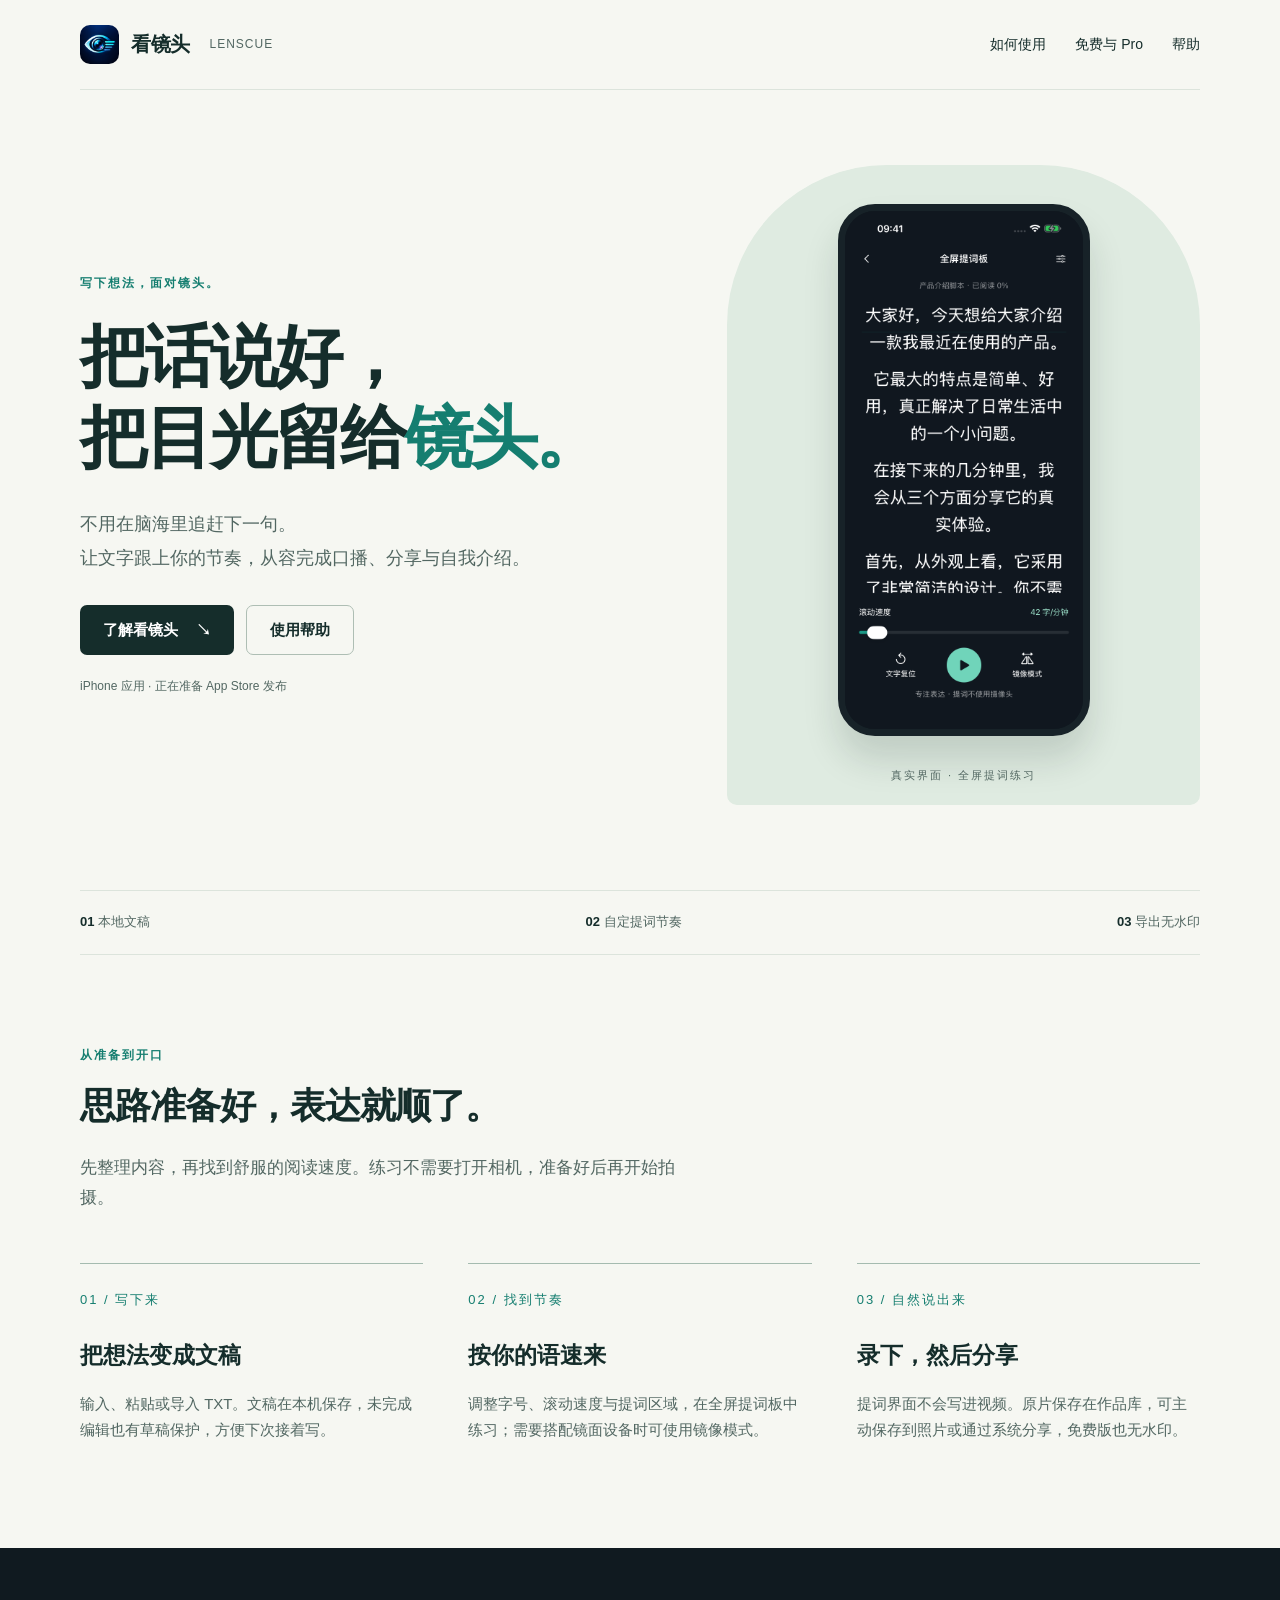
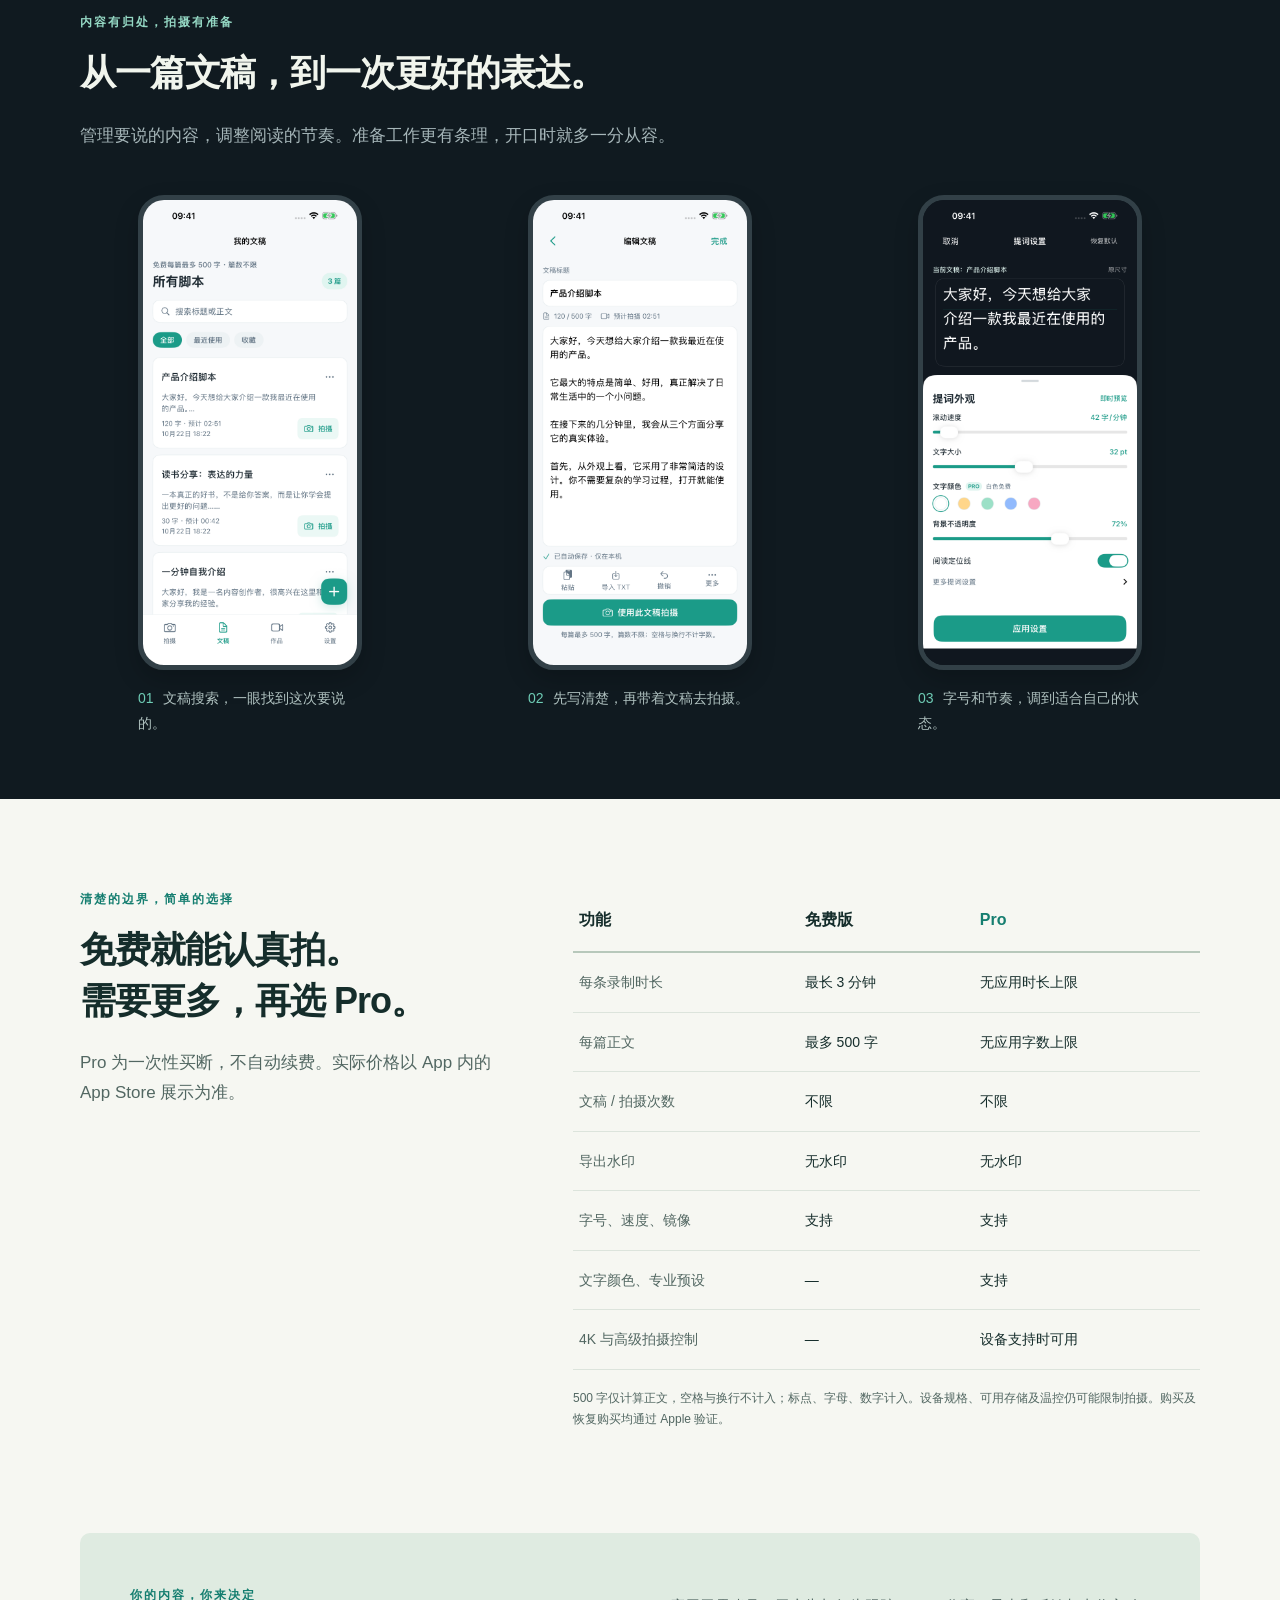
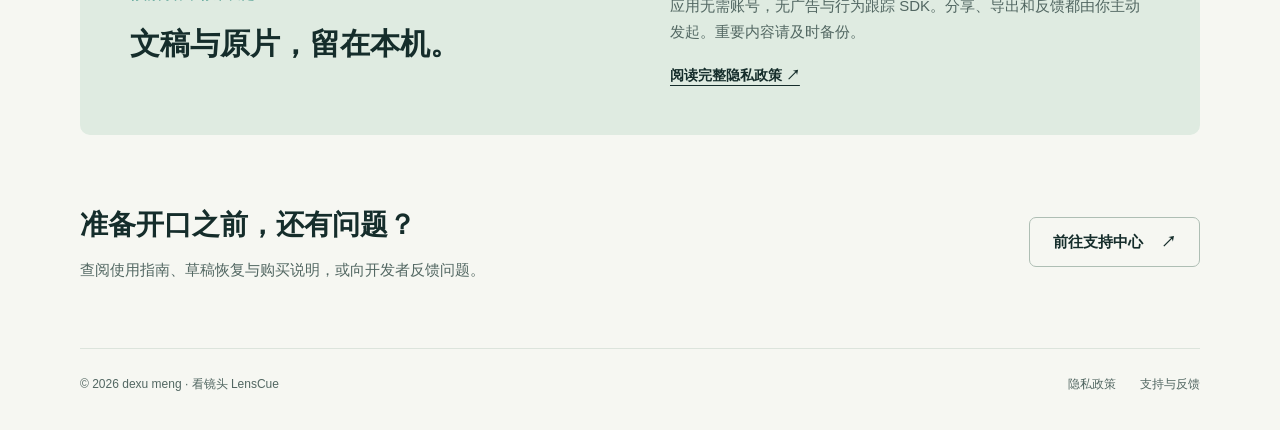
<file: index.html>
<!doctype html><html lang="zh-CN"><head><meta charset="utf-8"><meta name="viewport" content="width=device-width,initial-scale=1"><meta name="description" content="看镜头是一款本地提词与自拍视频工具。可调字号和速度、全屏练习、文稿管理，免费导出无水印。"><meta name="theme-color" content="#f6f7f2"><title>看镜头 · 把话说好，把目光留给镜头</title><link rel="icon" href="assets/logo-eye.png"><link rel="stylesheet" href="styles.css"></head><body><a class="skip" href="#main">跳到正文</a><main id="main"><div class="wrap"><nav class="site-nav" aria-label="主导航"><a class="brand" href="index.html"><img src="assets/logo-eye.png" alt="">看镜头 <small>LENSCUE</small></a><div class="links"><a class="optional" href="#workflow">如何使用</a><a href="#plans">免费与 Pro</a><a href="support.html">帮助</a></div></nav><div class="hero"><div><div class="eyebrow">写下想法，面对镜头。</div><h1>把话说好，<br>把目光留给<em>镜头。</em></h1><p>不用在脑海里追赶下一句。<br>让文字跟上你的节奏，从容完成口播、分享与自我介绍。</p><div class="actions"><a class="button" href="#workflow">了解看镜头 <span aria-hidden="true">↘</span></a><a class="button secondary" href="support.html">使用帮助</a></div><div class="release-note">iPhone 应用 · 正在准备 App Store 发布</div></div><div class="hero-visual"><div class="phone"><img src="assets/prompter.png" width="1320" height="2868" alt="看镜头真实应用界面：深色全屏提词板，文字与滚动速度控制"></div><div class="visual-note">真实界面 · 全屏提词练习</div></div></div><div class="index-line"><span><b>01</b> 本地文稿</span><span><b>02</b> 自定提词节奏</span><span><b>03</b> 导出无水印</span></div><section id="workflow"><div class="eyebrow">从准备到开口</div><h2 class="section-title">思路准备好，表达就顺了。</h2><p class="intro">先整理内容，再找到舒服的阅读速度。练习不需要打开相机，准备好后再开始拍摄。</p><div class="workflow"><article class="step"><span class="number">01 / 写下来</span><h3>把想法变成文稿</h3><p>输入、粘贴或导入 TXT。文稿在本机保存，未完成编辑也有草稿保护，方便下次接着写。</p></article><article class="step"><span class="number">02 / 找到节奏</span><h3>按你的语速来</h3><p>调整字号、滚动速度与提词区域，在全屏提词板中练习；需要搭配镜面设备时可使用镜像模式。</p></article><article class="step"><span class="number">03 / 自然说出来</span><h3>录下，然后分享</h3><p>提词界面不会写进视频。原片保存在作品库，可主动保存到照片或通过系统分享，免费版也无水印。</p></article></div></section></div><div class="showcase" id="interface"><div class="wrap"><div class="eyebrow">内容有归处，拍摄有准备</div><h2 class="section-title">从一篇文稿，到一次更好的表达。</h2><p class="intro">管理要说的内容，调整阅读的节奏。准备工作更有条理，开口时就多一分从容。</p><div class="screens"><figure class="screen"><img src="assets/scripts.png" loading="lazy" width="1320" height="2868" alt="我的文稿列表：搜索正文、查看字数与预计时长"><figcaption><span>01</span>文稿搜索，一眼找到这次要说的。</figcaption></figure><figure class="screen"><img src="assets/editor.png" loading="lazy" width="1320" height="2868" alt="文稿编辑页面：正文编辑和拍摄入口"><figcaption><span>02</span>先写清楚，再带着文稿去拍摄。</figcaption></figure><figure class="screen"><img src="assets/settings.png" loading="lazy" width="1320" height="2868" alt="提词设置页面：调节文字字号、行距与阅读样式"><figcaption><span>03</span>字号和节奏，调到适合自己的状态。</figcaption></figure></div></div></div><div class="wrap"><section id="plans" class="plans"><div><div class="eyebrow">清楚的边界，简单的选择</div><h2 class="section-title">免费就能认真拍。<br>需要更多，再选 Pro。</h2><p class="intro">Pro 为一次性买断，不自动续费。实际价格以 App 内的 App Store 展示为准。</p></div><div><table class="table"><caption class="skip">免费版与 Pro 权益对比</caption><thead><tr><th scope="col">功能</th><th scope="col">免费版</th><th scope="col">Pro</th></tr></thead><tbody><tr><td>每条录制时长</td><td>最长 3 分钟</td><td>无应用时长上限</td></tr><tr><td>每篇正文</td><td>最多 500 字</td><td>无应用字数上限</td></tr><tr><td>文稿 / 拍摄次数</td><td>不限</td><td>不限</td></tr><tr><td>导出水印</td><td>无水印</td><td>无水印</td></tr><tr><td>字号、速度、镜像</td><td>支持</td><td>支持</td></tr><tr><td>文字颜色、专业预设</td><td>—</td><td>支持</td></tr><tr><td>4K 与高级拍摄控制</td><td>—</td><td>设备支持时可用</td></tr></tbody></table><p class="fine">500 字仅计算正文，空格与换行不计入；标点、字母、数字计入。设备规格、可用存储及温控仍可能限制拍摄。购买及恢复购买均通过 Apple 验证。</p></div></section><aside class="privacy-band"><div><div class="eyebrow">你的内容，你来决定</div><h2>文稿与原片，留在本机。</h2></div><div><p>应用无需账号，无广告与行为跟踪 SDK。分享、导出和反馈都由你主动发起。重要内容请及时备份。</p><a href="privacy.html">阅读完整隐私政策 ↗</a></div></aside><div class="support"><div><h2>准备开口之前，还有问题？</h2><p>查阅使用指南、草稿恢复与购买说明，或向开发者反馈问题。</p></div><a class="button secondary" href="support.html">前往支持中心 <span aria-hidden="true">↗</span></a></div><footer class="footer"><span>© 2026 dexu meng · 看镜头 LensCue</span><div><a href="privacy.html">隐私政策</a><a href="support.html">支持与反馈</a></div></footer></div></main></body></html>
</file>
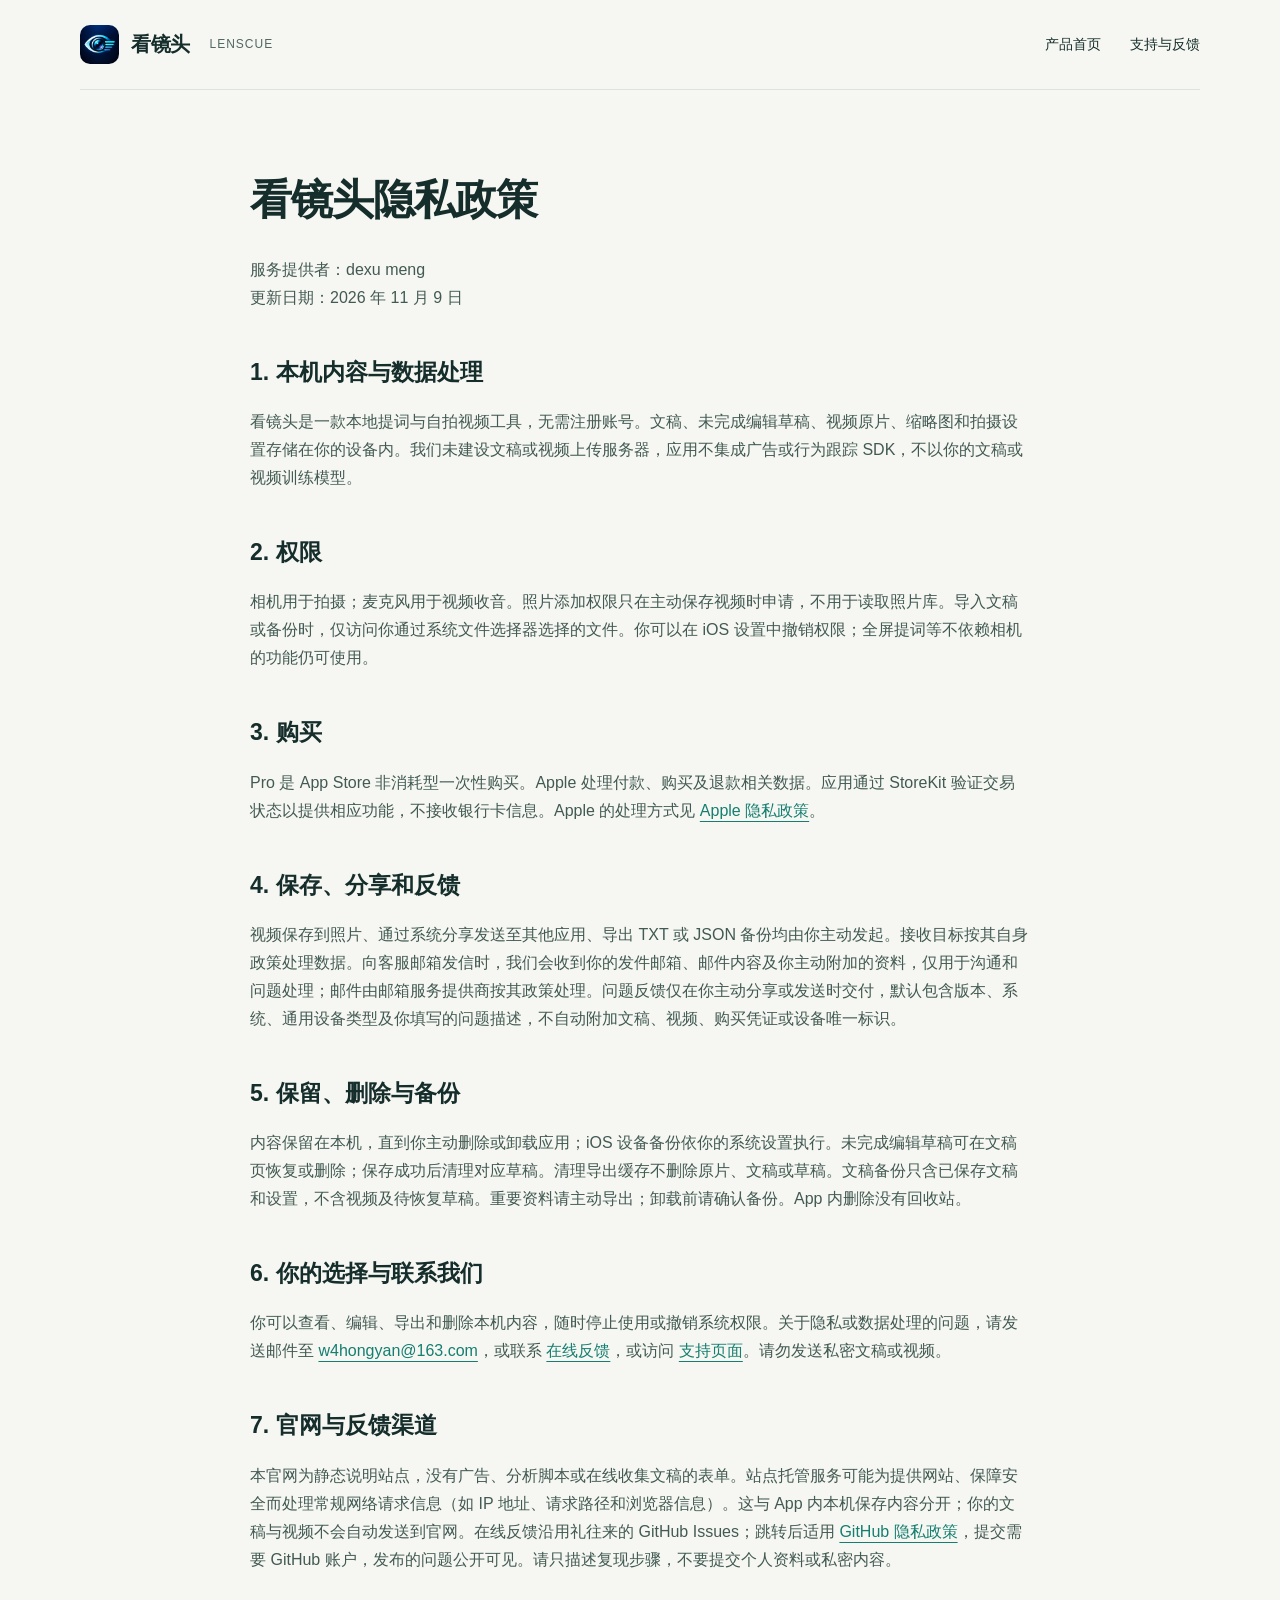
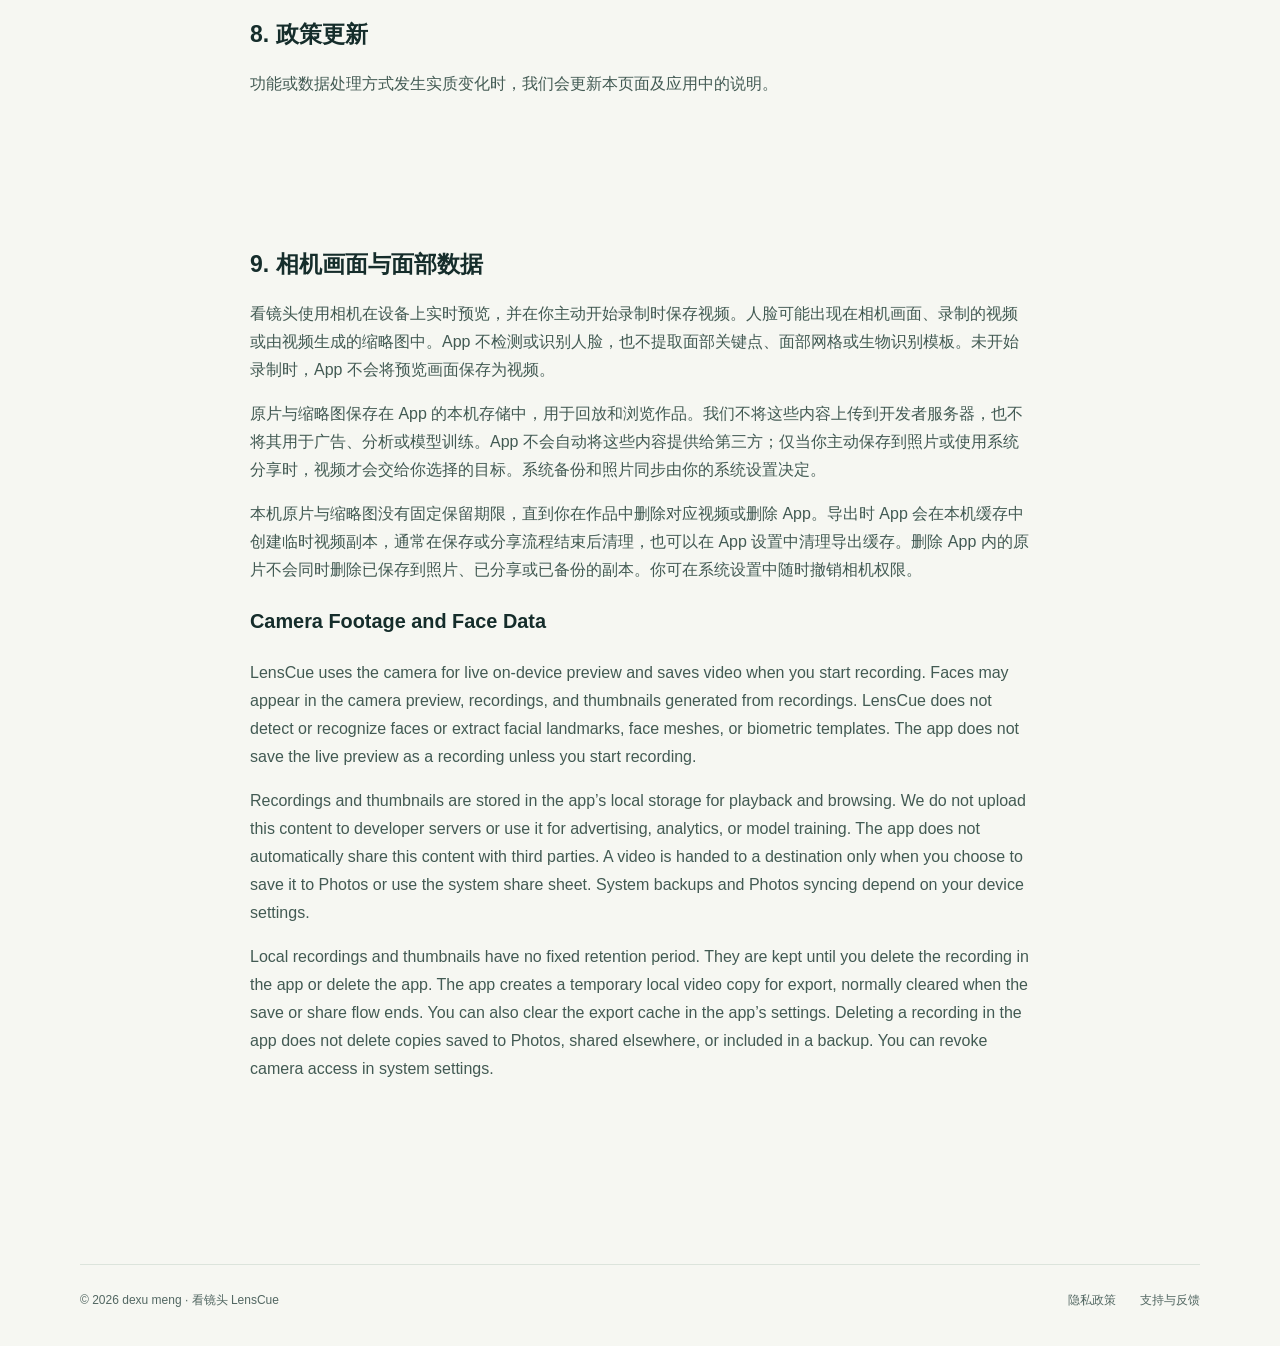
<file: privacy.html>
<!doctype html><html lang="zh-CN"><head><meta charset="utf-8"><meta name="viewport" content="width=device-width,initial-scale=1"><title>隐私政策 · 看镜头 LensCue</title><meta name="description" content="看镜头的隐私政策，了解本机数据、权限、购买及问题反馈。"><link rel="icon" href="assets/logo-eye.png"><link rel="stylesheet" href="styles.css"></head><body><a class="skip" href="#main">跳到正文</a><div class="wrap"><nav class="site-nav" aria-label="主导航"><a class="brand" href="index.html"><img src="assets/logo-eye.png" alt="">看镜头 <small>LENSCUE</small></a><div class="links"><a href="index.html">产品首页</a><a href="support.html">支持与反馈</a></div></nav><main id="main" class="legal"><h1>看镜头隐私政策</h1><p>服务提供者：dexu meng<br>更新日期：2026 年 11 月 9 日</p>
<h2>1. 本机内容与数据处理</h2><p>看镜头是一款本地提词与自拍视频工具，无需注册账号。文稿、未完成编辑草稿、视频原片、缩略图和拍摄设置存储在你的设备内。我们未建设文稿或视频上传服务器，应用不集成广告或行为跟踪 SDK，不以你的文稿或视频训练模型。</p>
<h2>2. 权限</h2><p>相机用于拍摄；麦克风用于视频收音。照片添加权限只在主动保存视频时申请，不用于读取照片库。导入文稿或备份时，仅访问你通过系统文件选择器选择的文件。你可以在 iOS 设置中撤销权限；全屏提词等不依赖相机的功能仍可使用。</p>
<h2>3. 购买</h2><p>Pro 是 App Store 非消耗型一次性购买。Apple 处理付款、购买及退款相关数据。应用通过 StoreKit 验证交易状态以提供相应功能，不接收银行卡信息。Apple 的处理方式见 <a href="https://www.apple.com/legal/privacy/">Apple 隐私政策</a>。</p>
<h2>4. 保存、分享和反馈</h2><p>视频保存到照片、通过系统分享发送至其他应用、导出 TXT 或 JSON 备份均由你主动发起。接收目标按其自身政策处理数据。向客服邮箱发信时，我们会收到你的发件邮箱、邮件内容及你主动附加的资料，仅用于沟通和问题处理；邮件由邮箱服务提供商按其政策处理。问题反馈仅在你主动分享或发送时交付，默认包含版本、系统、通用设备类型及你填写的问题描述，不自动附加文稿、视频、购买凭证或设备唯一标识。</p>
<h2>5. 保留、删除与备份</h2><p>内容保留在本机，直到你主动删除或卸载应用；iOS 设备备份依你的系统设置执行。未完成编辑草稿可在文稿页恢复或删除；保存成功后清理对应草稿。清理导出缓存不删除原片、文稿或草稿。文稿备份只含已保存文稿和设置，不含视频及待恢复草稿。重要资料请主动导出；卸载前请确认备份。App 内删除没有回收站。</p>
<h2>6. 你的选择与联系我们</h2><p>你可以查看、编辑、导出和删除本机内容，随时停止使用或撤销系统权限。关于隐私或数据处理的问题，请发送邮件至 <a href="mailto:w4hongyan@163.com">w4hongyan@163.com</a>，或联系 <a href="https://github.com/w4hongyan/LiWangLai/issues/new?title=%5B%E7%9C%8B%E9%95%9C%E5%A4%B4%5D%20">在线反馈</a>，或访问 <a href="support.html">支持页面</a>。请勿发送私密文稿或视频。</p>
<h2>7. 官网与反馈渠道</h2><p>本官网为静态说明站点，没有广告、分析脚本或在线收集文稿的表单。站点托管服务可能为提供网站、保障安全而处理常规网络请求信息（如 IP 地址、请求路径和浏览器信息）。这与 App 内本机保存内容分开；你的文稿与视频不会自动发送到官网。在线反馈沿用礼往来的 GitHub Issues；跳转后适用 <a href="https://docs.github.com/en/site-policy/privacy-policies/github-general-privacy-statement">GitHub 隐私政策</a>，提交需要 GitHub 账户，发布的问题公开可见。请只描述复现步骤，不要提交个人资料或私密内容。</p><h2>8. 政策更新</h2><p>功能或数据处理方式发生实质变化时，我们会更新本页面及应用中的说明。</p>
<section aria-labelledby="face-data"><h2 id="face-data">9. 相机画面与面部数据</h2>
<p>看镜头使用相机在设备上实时预览，并在你主动开始录制时保存视频。人脸可能出现在相机画面、录制的视频或由视频生成的缩略图中。App 不检测或识别人脸，也不提取面部关键点、面部网格或生物识别模板。未开始录制时，App 不会将预览画面保存为视频。</p>
<p>原片与缩略图保存在 App 的本机存储中，用于回放和浏览作品。我们不将这些内容上传到开发者服务器，也不将其用于广告、分析或模型训练。App 不会自动将这些内容提供给第三方；仅当你主动保存到照片或使用系统分享时，视频才会交给你选择的目标。系统备份和照片同步由你的系统设置决定。</p>
<p>本机原片与缩略图没有固定保留期限，直到你在作品中删除对应视频或删除 App。导出时 App 会在本机缓存中创建临时视频副本，通常在保存或分享流程结束后清理，也可以在 App 设置中清理导出缓存。删除 App 内的原片不会同时删除已保存到照片、已分享或已备份的副本。你可在系统设置中随时撤销相机权限。</p>
<div lang="en"><h3>Camera Footage and Face Data</h3>
<p>LensCue uses the camera for live on-device preview and saves video when you start recording. Faces may appear in the camera preview, recordings, and thumbnails generated from recordings. LensCue does not detect or recognize faces or extract facial landmarks, face meshes, or biometric templates. The app does not save the live preview as a recording unless you start recording.</p>
<p>Recordings and thumbnails are stored in the app’s local storage for playback and browsing. We do not upload this content to developer servers or use it for advertising, analytics, or model training. The app does not automatically share this content with third parties. A video is handed to a destination only when you choose to save it to Photos or use the system share sheet. System backups and Photos syncing depend on your device settings.</p>
<p>Local recordings and thumbnails have no fixed retention period. They are kept until you delete the recording in the app or delete the app. The app creates a temporary local video copy for export, normally cleared when the save or share flow ends. You can also clear the export cache in the app’s settings. Deleting a recording in the app does not delete copies saved to Photos, shared elsewhere, or included in a backup. You can revoke camera access in system settings.</p>
</div></section>
</main><footer class="footer"><span>© 2026 dexu meng · 看镜头 LensCue</span><div><a href="privacy.html">隐私政策</a><a href="support.html">支持与反馈</a></div></footer></div></body></html>
</file>
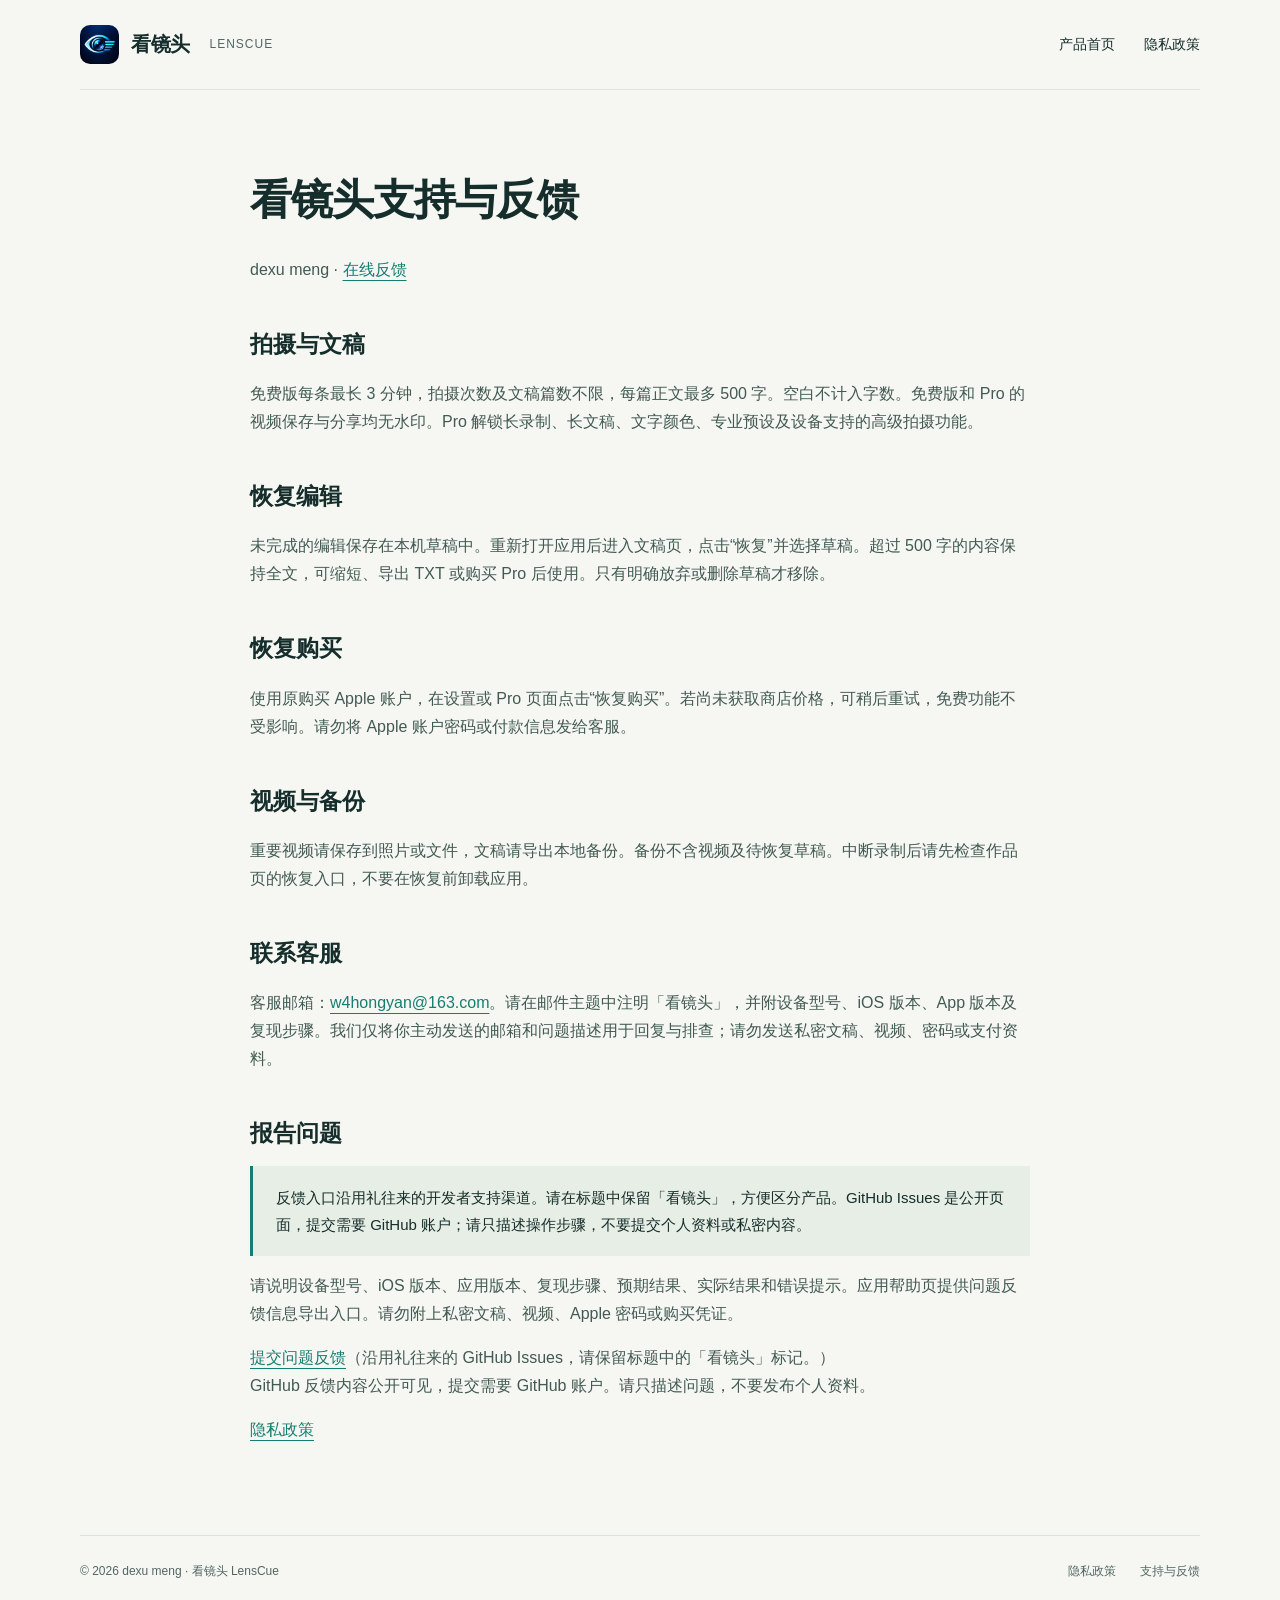
<file: support.html>
<!doctype html><html lang="zh-CN"><head><meta charset="utf-8"><meta name="viewport" content="width=device-width,initial-scale=1"><title>支持与反馈 · 看镜头 LensCue</title><meta name="description" content="看镜头的支持与反馈，了解本机数据、权限、购买及问题反馈。"><link rel="icon" href="assets/logo-eye.png"><link rel="stylesheet" href="styles.css"></head><body><a class="skip" href="#main">跳到正文</a><div class="wrap"><nav class="site-nav" aria-label="主导航"><a class="brand" href="index.html"><img src="assets/logo-eye.png" alt="">看镜头 <small>LENSCUE</small></a><div class="links"><a href="index.html">产品首页</a><a href="privacy.html">隐私政策</a></div></nav><main id="main" class="legal"><h1>看镜头支持与反馈</h1><p>dexu meng · <a href="https://github.com/w4hongyan/LiWangLai/issues/new?title=%5B%E7%9C%8B%E9%95%9C%E5%A4%B4%5D%20">在线反馈</a></p>
<h2>拍摄与文稿</h2><p>免费版每条最长 3 分钟，拍摄次数及文稿篇数不限，每篇正文最多 500 字。空白不计入字数。免费版和 Pro 的视频保存与分享均无水印。Pro 解锁长录制、长文稿、文字颜色、专业预设及设备支持的高级拍摄功能。</p>
<h2>恢复编辑</h2><p>未完成的编辑保存在本机草稿中。重新打开应用后进入文稿页，点击“恢复”并选择草稿。超过 500 字的内容保持全文，可缩短、导出 TXT 或购买 Pro 后使用。只有明确放弃或删除草稿才移除。</p>
<h2>恢复购买</h2><p>使用原购买 Apple 账户，在设置或 Pro 页面点击“恢复购买”。若尚未获取商店价格，可稍后重试，免费功能不受影响。请勿将 Apple 账户密码或付款信息发给客服。</p>
<h2>视频与备份</h2><p>重要视频请保存到照片或文件，文稿请导出本地备份。备份不含视频及待恢复草稿。中断录制后请先检查作品页的恢复入口，不要在恢复前卸载应用。</p>
<h2>联系客服</h2><p>客服邮箱：<a href="mailto:w4hongyan@163.com">w4hongyan@163.com</a>。请在邮件主题中注明「看镜头」，并附设备型号、iOS 版本、App 版本及复现步骤。我们仅将你主动发送的邮箱和问题描述用于回复与排查；请勿发送私密文稿、视频、密码或支付资料。</p><h2>报告问题</h2><div class="notice">反馈入口沿用礼往来的开发者支持渠道。请在标题中保留「看镜头」，方便区分产品。GitHub Issues 是公开页面，提交需要 GitHub 账户；请只描述操作步骤，不要提交个人资料或私密内容。</div><p>请说明设备型号、iOS 版本、应用版本、复现步骤、预期结果、实际结果和错误提示。应用帮助页提供问题反馈信息导出入口。请勿附上私密文稿、视频、Apple 密码或购买凭证。</p><p><a href="https://github.com/w4hongyan/LiWangLai/issues/new?title=%5B%E7%9C%8B%E9%95%9C%E5%A4%B4%5D%20">提交问题反馈</a>（沿用礼往来的 GitHub Issues，请保留标题中的「看镜头」标记。）<br>GitHub 反馈内容公开可见，提交需要 GitHub 账户。请只描述问题，不要发布个人资料。</p>
<p><a href="privacy.html">隐私政策</a></p></main><footer class="footer"><span>© 2026 dexu meng · 看镜头 LensCue</span><div><a href="privacy.html">隐私政策</a><a href="support.html">支持与反馈</a></div></footer></div></body></html>
</file>
<file: styles.css>
:root{--ink:#152d2b;--muted:#526762;--teal:#157e70;--mint:#c8f2e3;--paper:#f6f7f2;--line:#dce4dc;--night:#101a20}*{box-sizing:border-box}html{scroll-behavior:smooth;scroll-padding-top:90px}body{margin:0;background:var(--paper);color:var(--ink);font:17px/1.75 -apple-system,BlinkMacSystemFont,"Segoe UI","PingFang SC",sans-serif}a{color:inherit;text-underline-offset:5px}button,a{-webkit-tap-highlight-color:transparent}a:focus-visible,summary:focus-visible{outline:3px solid var(--teal);outline-offset:5px}img{display:block;max-width:100%;height:auto}.wrap{width:min(1120px,calc(100% - 64px));margin:auto}.site-nav{position:relative;z-index:2;display:flex;justify-content:space-between;align-items:center;gap:24px;padding:25px 0;border-bottom:1px solid var(--line)}.brand{display:flex;gap:12px;align-items:center;text-decoration:none;font-size:20px;font-weight:700;letter-spacing:-.5px}.brand img{width:39px;height:39px;border-radius:10px}.brand small{font-size:12px;font-weight:500;color:var(--muted);margin-left:8px;letter-spacing:1px}.links{display:flex;align-items:center;gap:29px;font-size:14px}.links a{text-decoration:none}.links a:hover{color:var(--teal)}.eyebrow{color:var(--teal);font-size:12px;font-weight:700;letter-spacing:2px}.hero{display:grid;grid-template-columns:1.2fr 1fr;gap:80px;align-items:center;padding:75px 0 85px}.hero h1{font-size:clamp(44px,5.3vw,70px);line-height:1.2;font-weight:650;letter-spacing:-3px;margin:22px 0 28px}.hero h1 em{font-style:normal;color:var(--teal)}.hero p{max-width:455px;color:var(--muted);font-size:18px;line-height:1.9}.actions{display:flex;gap:12px;flex-wrap:wrap;margin:30px 0 21px}.button{display:inline-flex;align-items:center;justify-content:center;gap:18px;min-height:48px;padding:11px 23px;background:var(--ink);color:white;border-radius:7px;text-decoration:none;font-size:15px;font-weight:600}.button.secondary{background:transparent;color:var(--ink);border:1px solid #aebeb4}.button:hover{background:var(--teal);color:white}.release-note{font-size:12px;color:var(--muted)}.hero-visual{position:relative;min-height:640px;display:flex;align-items:center;justify-content:center;background:#dfebe1;border-radius:160px 160px 10px 10px}.phone{margin-bottom:30px;width:252px;border:7px solid #172228;border-radius:37px;overflow:hidden;box-shadow:0 24px 35px #142a2426;position:relative;background:var(--night)}.phone img{width:100%;height:auto}.visual-note{position:absolute;bottom:20px;left:0;right:0;text-align:center;font-size:11px;color:var(--muted);letter-spacing:2px}.index-line{display:flex;justify-content:space-between;gap:24px;font-size:13px;border-block:1px solid var(--line);padding:20px 0;color:var(--muted)}.index-line b{font-weight:600;color:var(--ink)}section{padding:90px 0}.section-title{font-size:36px;letter-spacing:-1px;line-height:1.4;font-weight:650;margin:15px 0 22px}.intro{max-width:610px;color:var(--muted)}.workflow{display:grid;grid-template-columns:repeat(3,1fr);gap:45px;margin-top:50px}.step{border-top:1px solid #a5bbb0;padding-top:20px}.step .number{color:var(--teal);font-size:13px;letter-spacing:2px}.step h3{font-size:23px;font-weight:600;margin:22px 0 12px}.step p{font-size:15px;color:var(--muted)}.showcase{background:var(--night);color:#f1f5ed;padding:64px 0}.showcase .eyebrow{color:#94d7c3}.showcase .intro{color:#a6b6b9}.screens{display:grid;grid-template-columns:repeat(3,1fr);gap:50px;margin-top:45px}.screen{width:min(100%,224px);max-width:224px;justify-self:center}.screen img{border:5px solid #324047;border-radius:26px;width:100%;height:auto;box-shadow:0 10px 24px #0003}.screen figcaption{font-size:14px;color:#b0c2c0;margin-top:16px}.screen figure,figure{margin:0}.screen figcaption span{color:#6fcdb6;margin-right:9px}.plans{display:grid;grid-template-columns:.8fr 1.2fr;gap:75px}.table{width:100%;border-collapse:collapse;font-size:14px}.table th{text-align:left;font-size:16px;font-weight:600;padding:17px 6px;border-bottom:2px solid #b7c8bb}.table td{border-bottom:1px solid var(--line);padding:17px 6px;vertical-align:top}.table td:first-child{color:var(--muted);width:36%}.table th:last-child{color:var(--teal)}.fine{font-size:12px;color:var(--muted);line-height:1.8;margin-top:18px}.privacy-band{background:#dfebe1;border-radius:10px;padding:45px 50px;display:grid;grid-template-columns:1fr 1fr;gap:60px;align-items:center}.privacy-band h2{font-size:30px;margin:12px 0}.privacy-band p{font-size:15px;color:var(--muted)}.privacy-band a{font-size:14px;font-weight:600}.support{display:flex;justify-content:space-between;align-items:center;gap:30px;padding:65px 0}.support h2{font-size:28px;margin:0 0 8px}.support p{font-size:15px;color:var(--muted);margin:0}.footer{border-top:1px solid var(--line);padding:25px 0 35px;display:flex;justify-content:space-between;gap:25px;font-size:12px;color:var(--muted)}.footer div{display:flex;gap:24px}.footer a{text-decoration:none}.legal{max-width:780px;margin:0 auto;padding:55px 0 75px}.legal h1{font-size:42px;line-height:1.3;letter-spacing:-1px}.legal h2{font-size:23px;margin:40px 0 13px}.legal p,.legal li{font-size:16px;color:#425a53}.legal a{color:var(--teal);overflow-wrap:anywhere}.legal .meta{font-size:13px}.notice{border-left:3px solid var(--teal);background:#e7eee5;padding:18px 23px;font-size:15px;line-height:1.8}.legal details{border-bottom:1px solid var(--line);padding:20px 0}.legal summary{cursor:pointer;font-size:18px;font-weight:600}.legal details p{margin-bottom:8px}.skip{position:absolute;left:10px;top:-80px;background:white;padding:10px;z-index:10}.skip:focus{top:10px}@media(max-width:900px){.hero{gap:30px}.hero h1{font-size:50px}.hero-visual{min-height:640px}.screens{gap:25px}.plans{gap:35px;grid-template-columns:1fr 1.4fr}}@media(max-width:650px){.wrap{width:calc(100% - 40px)}.site-nav{padding:19px 0}.brand{font-size:18px;gap:9px}.brand small{display:none}.brand img{width:33px;height:33px}.links{gap:17px;font-size:12px}.links .optional{display:none}.hero{grid-template-columns:1fr;padding:42px 0;gap:30px}.hero h1{font-size:48px;letter-spacing:-2px}.hero p{font-size:16px;max-width:100%}.hero-visual{min-height:610px;max-width:400px;width:100%;margin:auto}.phone{width:230px}.index-line{font-size:12px;flex-wrap:wrap;gap:8px 20px}.workflow{grid-template-columns:1fr;gap:25px;margin-top:35px}.step h3{margin-top:12px}.step p{margin-bottom:5px}section{padding:55px 0}.section-title{font-size:30px}.intro{font-size:16px}.screens{grid-template-columns:1fr;gap:35px}.screen{width:min(100%,212px);max-width:212px}.screen img{border-radius:26px}.showcase{padding:50px 0}.plans{grid-template-columns:1fr;gap:20px}.table{font-size:13px}.table th{font-size:15px}.table td:first-child{width:29%}.privacy-band{padding:30px 25px;grid-template-columns:1fr;gap:5px}.privacy-band h2{font-size:27px}.support{align-items:flex-start;flex-direction:column;padding:45px 0;gap:20px}.footer{flex-direction:column;gap:12px}.legal{padding:32px 0 55px}.legal h1{font-size:34px}.legal h2{font-size:21px}}@media(prefers-reduced-motion:reduce){html{scroll-behavior:auto}}
@media(max-width:650px){.hero h1{font-size:40px;letter-spacing:-1.5px}.hero h1 em{white-space:nowrap}}
</file>
